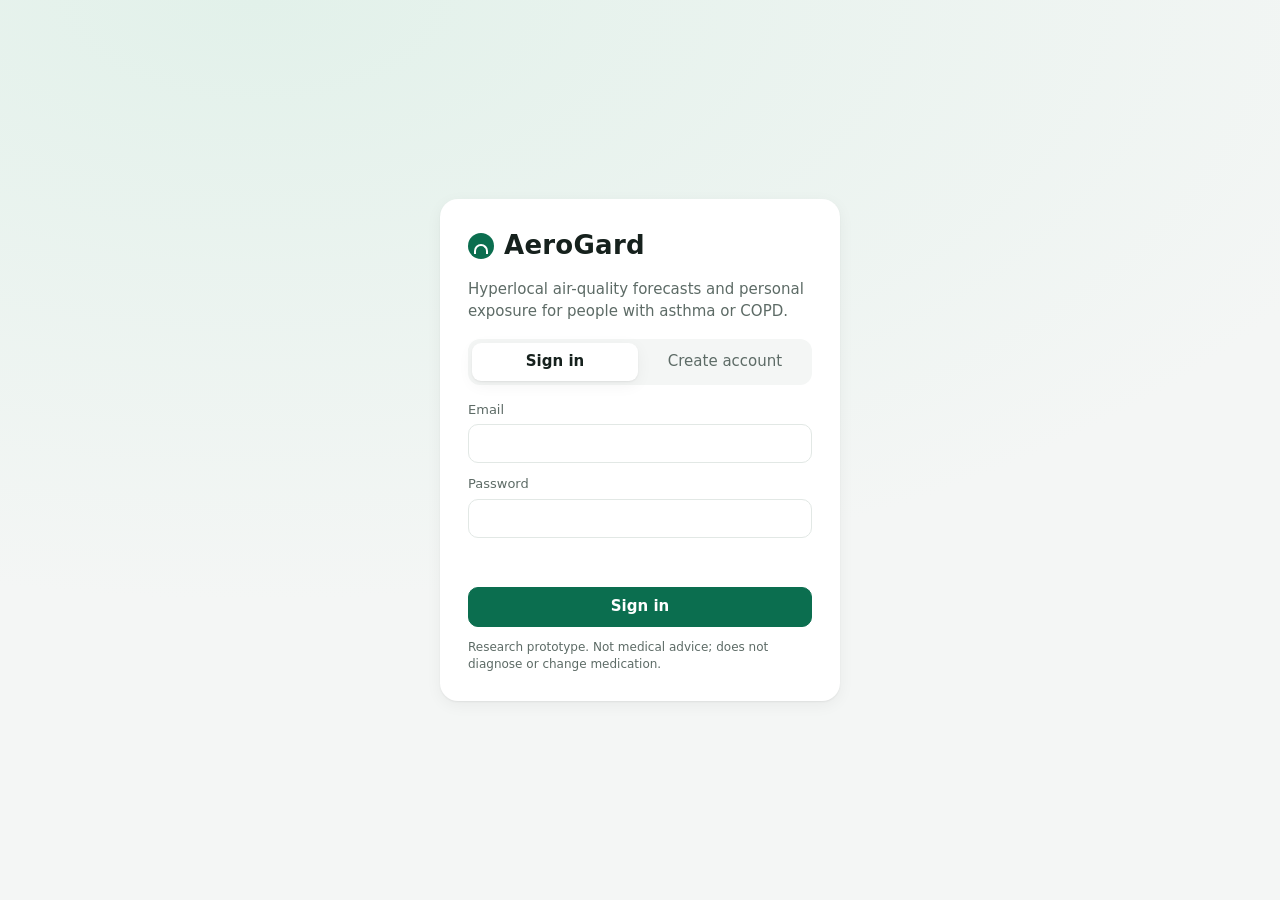
<file: backend/app/static/index.html>
<!doctype html>
<html lang="en">
<head>
  <meta charset="utf-8">
  <meta name="viewport" content="width=device-width, initial-scale=1">
  <title>AeroGard</title>
  <link rel="icon" href="data:image/svg+xml,%3Csvg xmlns='http://www.w3.org/2000/svg' viewBox='0 0 32 32'%3E%3Ccircle cx='16' cy='16' r='14' fill='%230b6e4f'/%3E%3Cpath d='M8 19c3-6 13-6 16 0' stroke='white' stroke-width='3' fill='none' stroke-linecap='round'/%3E%3C/svg%3E">
  <link rel="stylesheet" href="vendor/leaflet/leaflet.css">
  <link rel="stylesheet" href="styles.css">
</head>
<body>
  <!-- ======================= Sign in ======================= -->
  <main id="auth-view" class="auth" hidden>
    <section class="auth-card">
      <div class="brand brand-lg"><span class="logo" aria-hidden="true"></span>AeroGard</div>
      <p class="muted">Hyperlocal air-quality forecasts and personal exposure for people with asthma or COPD.</p>
      <div class="tabs" role="tablist">
        <button class="tab active" data-mode="login" role="tab">Sign in</button>
        <button class="tab" data-mode="register" role="tab">Create account</button>
      </div>
      <form id="auth-form" novalidate>
        <label>Email <input id="auth-email" type="email" autocomplete="email" required></label>
        <label>Password <input id="auth-password" type="password" autocomplete="current-password" minlength="8" required></label>
        <p id="auth-error" class="error" role="alert"></p>
        <button id="auth-submit" class="btn primary" type="submit">Sign in</button>
      </form>
      <p class="fineprint">Research prototype. Not medical advice; does not diagnose or change medication.</p>
    </section>
  </main>

  <!-- ======================= App ======================= -->
  <div id="app-view" hidden>
    <header class="topbar">
      <div class="brand"><span class="logo" aria-hidden="true"></span>AeroGard</div>
      <div class="controls">
        <label class="ctl">Location
          <select id="loc-select"></select>
        </label>
        <label class="ctl">As of
          <select id="time-select">
            <option value="2026-09-21T16:00:00Z">21 Sep 2026, 21:30 IST (latest data)</option>
            <option value="2026-09-21T04:30:00Z">21 Sep 2026, 10:00 IST (morning)</option>
            <option value="2026-02-10T02:30:00Z">10 Feb 2026, 08:00 IST (dry season)</option>
            <option value="2026-06-30T06:00:00Z">30 Jun 2026, 11:30 IST (high-risk demo: demo2)</option>
            <option value="live">Live (now)</option>
          </select>
        </label>
        <button id="refresh" class="btn ghost" title="Refresh">Refresh</button>
      </div>
      <div class="user">
        <span id="user-email" class="muted"></span>
        <button id="logout" class="btn ghost">Sign out</button>
      </div>
    </header>

    <div id="banner" class="banner" hidden></div>

    <main class="grid">
      <!-- Today for you: rule-based guidance -->
      <section class="card today" id="today">
        <div class="card-head">
          <h2>Today for you</h2>
          <span id="today-place" class="muted small"></span>
        </div>
        <div id="today-body" class="today-body"><span class="muted">Loading guidance…</span></div>
      </section>

      <!-- Hero: current PM2.5 -->
      <section class="card hero" id="hero">
        <div class="card-head">
          <h2>Air quality now</h2>
          <span id="hero-place" class="muted"></span>
        </div>
        <div class="hero-body">
          <div class="hero-value">
            <span id="hero-num" class="num">—</span>
            <span class="unit">µg/m³ PM<sub>2.5</sub></span>
          </div>
          <div class="hero-band">
            <span id="hero-band" class="band">—</span>
            <span id="hero-meta" class="muted small"></span>
          </div>
        </div>
        <div id="pollutants" class="pollutants"></div>
        <p class="fineprint">Estimated from nearby CPCB/KSPCB reference monitors, not a measurement at this spot. Bands follow India’s NAQI breakpoints (24-hour basis) and are indicative for hourly values.</p>
      </section>

      <!-- Map -->
      <section class="card map-card">
        <div class="card-head">
          <h2 id="map-title">Monitoring stations</h2>
          <div class="seg" id="map-mode">
            <button data-mode="stations" class="active">Stations</button>
            <button data-mode="city">Bengaluru map</button>
          </div>
        </div>
        <div id="city-controls" class="city-controls" hidden>
          <select id="city-pollutant" aria-label="Pollutant"><option value="pm25">PM2.5</option><option value="pm10">PM10</option><option value="o3">O3</option></select>
          <input id="city-hour" type="range" min="0" max="24" value="0" aria-label="Hours ahead">
          <span id="city-hour-label" class="small">Now</span>
        </div>
        <div id="map" role="application" aria-label="Map of monitoring stations"></div>
        <div id="city-legend" class="legend" hidden></div>
        <p class="muted small map-hint">Click the map to check a spot, or save it as your home or work.</p>
        <div id="contrib" class="contrib"></div>
      </section>

      <!-- Forecast -->
      <section class="card forecast-card">
        <div class="card-head">
          <h2>Next 24 hours</h2>
          <div class="seg" id="pollutant-seg">
            <button data-p="pm25" class="active">PM<sub>2.5</sub></button>
            <button data-p="pm10">PM<sub>10</sub></button>
            <button data-p="no2">NO<sub>2</sub></button>
            <button data-p="o3">O<sub>3</sub></button>
          </div>
        </div>
        <div class="chart-wrap"><canvas id="forecast-chart" aria-label="24 hour forecast chart"></canvas></div>
        <div id="forecast-meta" class="muted small"></div>
      </section>

      <!-- Exposure -->
      <section class="card exposure-card">
        <div class="card-head">
          <h2>My exposure (last 24 h)</h2>
          <button id="simulate" class="btn">Simulate my day</button>
        </div>
        <div id="exposure-summary" class="stats"></div>
        <div class="chart-wrap"><canvas id="exposure-chart" aria-label="Exposure chart"></canvas></div>
        <p class="fineprint">Exposure = outdoor air at your location × a factor for where you are (home 0.8, office 0.6, traffic 1.3 for PM<sub>2.5</sub>). An estimate, not a personal sensor. Hours without a recent location stay empty.</p>
      </section>

      <!-- Risk (Phase 4–5) -->
      <section class="card risk-card">
        <div class="card-head"><h2>Personal respiratory risk</h2><span class="pill">Next 24 h</span></div>
        <div id="risk-body" class="risk-body"><span class="muted">Loading…</span></div>
        <div class="alerts-head"><h3>Alerts</h3><span id="alerts-count" class="muted small"></span></div>
        <div id="alerts-list" class="alerts-list"></div>
      </section>

      <!-- Profile -->
      <section class="card profile-card">
        <div class="card-head"><h2>My profile</h2><span id="profile-status" class="pill"></span></div>
        <form id="profile-form" class="profile">
          <label>Condition
            <select name="disease_type"><option value="">—</option><option value="asthma">Asthma</option><option value="copd">COPD</option></select>
          </label>
          <label>Severity
            <select name="severity"><option value="">—</option><option value="mild">Mild</option><option value="moderate">Moderate</option><option value="severe">Severe</option><option value="very_severe">Very severe</option></select>
          </label>
          <label>Age <input name="age" type="number" min="0" max="120"></label>
          <label>Sex
            <select name="sex"><option value="">—</option><option value="female">Female</option><option value="male">Male</option><option value="other">Other</option><option value="prefer_not_to_say">Prefer not to say</option></select>
          </label>
          <div class="places">
            <div class="place"><span class="k">Home</span><span id="home-label" class="muted">Not set</span><button type="button" class="btn ghost small-btn" data-set="home">Set to selected location</button></div>
            <div class="place"><span class="k">Work</span><span id="work-label" class="muted">Not set</span><button type="button" class="btn ghost small-btn" data-set="work">Set to selected location</button></div>
          </div>
          <label class="check"><input name="consent" type="checkbox"> I consent to AeroGard storing my location to estimate exposure.</label>
          <button class="btn primary" type="submit">Save profile</button>
        </form>
      </section>
    </main>
    <footer class="foot muted small">AeroGard research prototype · data: CPCB/KSPCB via OpenAQ, ERA5 via Open-Meteo · not medical advice</footer>
  </div>

  <div id="toast" class="toast" role="status" hidden></div>

  <script src="vendor/chart.umd.min.js"></script>
  <script src="vendor/leaflet/leaflet.js"></script>
  <script src="app.js"></script>
</body>
</html>
</file>
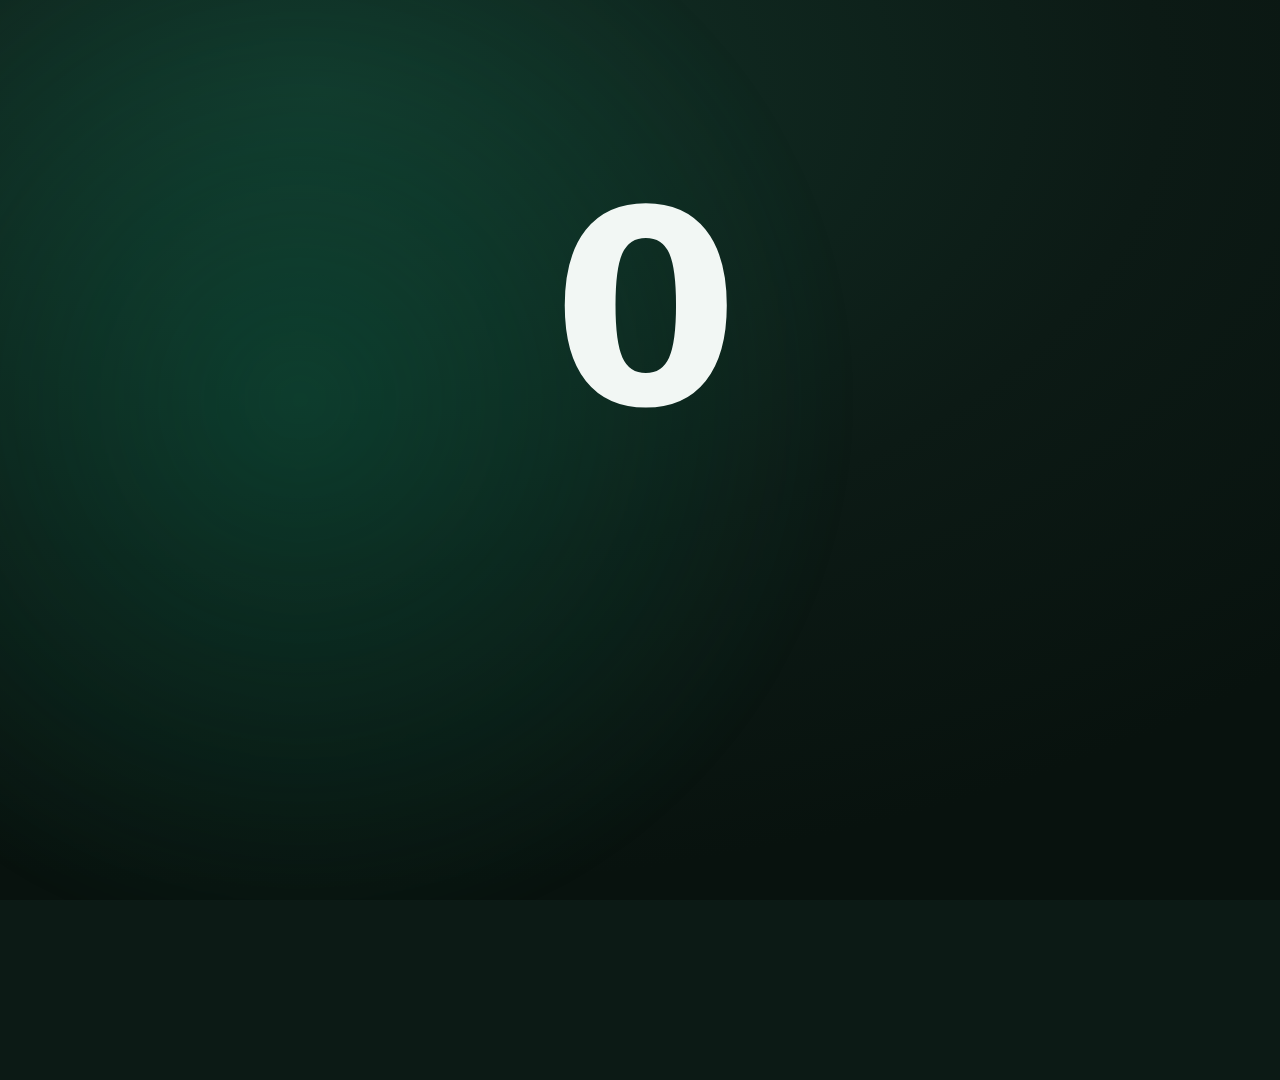
<file: brag-output/work/video.html>
<!doctype html>
<html lang="en">
<head>
<meta charset="utf-8">
<link rel="stylesheet" href="styles.css">
<style>
  html, body { margin: 0; width: 1920px; height: 1080px; overflow: hidden; }
  body { background: #0c1a15; }
  #stage { position: absolute; inset: 0; overflow: hidden;
    background: radial-gradient(1400px 800px at 25% 10%, #123328 0%, #0c1a15 60%, #08120e 100%); }
  .glow { position: absolute; width: 1200px; height: 1200px; border-radius: 50%;
    background: radial-gradient(circle, rgba(11,110,79,.35), transparent 65%); filter: blur(10px); }
  .scene { position: absolute; inset: 0; opacity: 0; }
  .center { display: flex; flex-direction: column; align-items: center; justify-content: center; text-align: center; }
  .eyebrow { color: #8fb8a8; font-size: 34px; font-weight: 600; letter-spacing: .08em; text-transform: uppercase; }
  .white { color: #f2f7f4; }
  .big { font-size: 300px; font-weight: 700; letter-spacing: -.04em; line-height: .95; color: #f2f7f4; font-variant-numeric: tabular-nums; }
  .vunit { font-size: 52px; color: #9fbfb2; font-weight: 500; margin-top: 4px; }
  .line { font-size: 76px; font-weight: 650; letter-spacing: -.015em; color: #f2f7f4; line-height: 1.12; }
  .line em { font-style: normal; color: #ff9d2e; }
  .sub { font-size: 46px; color: #b8d3c8; font-weight: 450; line-height: 1.3; }
  .vpill { display: inline-block; font-size: 58px; font-weight: 700; color: #fff; padding: 14px 44px; border-radius: 999px; position: relative; }
  .strike { position: absolute; left: -6%; top: 50%; height: 8px; background: #f2f7f4; border-radius: 4px; }
  .caption { position: absolute; left: 130px; top: 50%; width: 600px; transform: translateY(-50%); }
  .caption .line { font-size: 74px; }
  .caption .sub { margin-top: 26px; font-size: 38px; }
  .cardwrap { position: absolute; right: 110px; top: 50%; width: 620px; transform-origin: right center; }
  .card { box-shadow: 0 30px 80px rgba(0,0,0,.45), 0 4px 16px rgba(0,0,0,.25); }
  .brandbig { display: flex; align-items: center; gap: 34px; font-size: 150px; font-weight: 700; color: #f2f7f4; letter-spacing: -.02em; }
  .brandbig .logo { width: 150px; height: 150px; }
  .brandbig .logo::after { left: 35px; right: 35px; top: 64px; height: 46px; border-width: 14px; border-radius: 60px 60px 0 0; }
  .cursor { position: absolute; width: 44px; height: 44px; z-index: 50; pointer-events: none; }
  .ring { position: absolute; width: 80px; height: 80px; border-radius: 50%; border: 4px solid #0b6e4f; z-index: 49; }
  .fine { font-size: 28px; color: #7fa596; margin-top: 46px; letter-spacing: .02em; }
  .alert-item .btn { font-size: 13px; }
  .toastbar { display: flex; align-items: center; gap: 14px; background: #16211d; color: #fff; padding: 14px 18px; border-radius: 14px; font-size: 15px; margin-bottom: 14px; box-shadow: 0 20px 60px rgba(0,0,0,.45); }
  .toastbar .logo { width: 30px; height: 30px; }
  .toastbar .t { font-size: 12px; color: #9fbfb2; }
</style>
</head>
<body>
<div id="stage">
  <div class="glow" id="glow"></div>

  <!-- 1 hook -->
  <section class="scene center" id="s1">
    <div class="eyebrow" id="s1e">29 June · 11:30 IST · Bengaluru</div>
    <div class="big" id="s1n" style="margin-top:30px">0</div>
    <div class="vunit" id="s1u">µg/m³ PM<sub>10</sub> outside</div>
    <div style="margin-top:56px"><span class="vpill" id="s1p" style="background:#f2c200;color:#3a2d00">Moderate<span class="strike" id="s1x"></span></span></div>
    <div class="sub" id="s1c" style="margin-top:44px">The air index says: Moderate.</div>
  </section>

  <!-- 2 turn -->
  <section class="scene center" id="s2">
    <div style="display:flex;gap:40px;align-items:center">
      <span class="vpill" id="s2a" style="background:#f2c200;color:#3a2d00">Moderate<span class="strike" id="s2x"></span></span>
      <span class="vpill rlevel High" id="s2b" style="font-size:96px;padding:22px 70px">High</span>
    </div>
    <div class="line" id="s2l" style="margin-top:80px">For a very severe asthmatic,<br>it’s a <em>High-risk</em> day.</div>
  </section>

  <!-- 3 reveal -->
  <section class="scene center" id="s3">
    <div class="brandbig" id="s3b"><span class="logo" id="s3logo"></span><span id="s3w">AeroGard</span></div>
    <div class="sub" id="s3s" style="margin-top:50px;font-size:52px">Hyperlocal air + personal risk alerts<br>for asthma &amp; COPD.</div>
  </section>

  <!-- 4 hyperlocal -->
  <section class="scene" id="s4">
    <div class="caption" id="s4c"><div class="line">Air estimated for your exact spot.</div>
      <div class="sub">Blended from nearby CPCB/KSPCB reference monitors.</div></div>
    <div class="cardwrap" id="s4w">
      <section class="card hero">
        <div class="card-head"><h2>Air quality now</h2><span class="muted">Home</span></div>
        <div class="hero-body">
          <div class="hero-value"><span class="num" id="s4n">105</span><span class="unit">µg/m³ PM<sub>10</sub></span></div>
          <div class="hero-band"><span class="band" id="s4band" style="background:var(--moderate)">Moderate</span>
            <span class="muted small">nearest station 7.3 km · data 30 min old</span></div>
        </div>
        <div class="pollutants" id="chips">
          <div class="pchip"><div class="name">PM<sub>2.5</sub></div><div class="val"><small>unavailable</small></div><div class="note">No fresh reading nearby</div></div>
          <div class="pchip"><span class="dot" style="background:var(--moderate)"></span><div class="name">PM<sub>10</sub></div><div class="val">105.0 <small>µg/m³</small></div><div class="note">Moderate</div></div>
          <div class="pchip"><div class="name">NO<sub>2</sub></div><div class="val">45.9 <small>µg/m³</small></div><div class="note">units unverified</div></div>
          <div class="pchip"><div class="name">O<sub>3</sub></div><div class="val"><small>unavailable</small></div><div class="note">No fresh reading nearby</div></div>
          <div class="pchip"><div class="name">SO<sub>2</sub></div><div class="val">21.6 <small>µg/m³</small></div><div class="note">units unverified</div></div>
          <div class="pchip"><span class="dot" style="background:var(--satisfactory)"></span><div class="name">CO</div><div class="val">1.28 <small>mg/m³</small></div><div class="note">Satisfactory</div></div>
        </div>
        <p class="fineprint">Estimated from nearby CPCB/KSPCB reference monitors, not a measurement at this spot.</p>
      </section>
    </div>
  </section>

  <!-- 5 risk -->
  <section class="scene" id="s5">
    <div class="caption" id="s5c"><div class="line">Your 24-hour risk. And why.</div>
      <div class="sub">Calibrated per person, explained factor by factor.</div></div>
    <div class="cardwrap" id="s5w">
      <section class="card risk-card">
        <div class="card-head"><h2>Personal respiratory risk</h2><span class="pill">Next 24 h</span></div>
        <div class="risk-body">
          <div class="risk-top">
            <span class="rlevel High" id="s5lvl">High</span>
            <span class="risk-pct"><span id="s5pct">0.0</span>%<small>estimated chance of a flare-up starting in the next 24 h</small></span>
          </div>
          <div><div class="small muted" style="margin-bottom:6px">Main contributing factors</div>
            <div class="factors" id="factors"></div></div>
        </div>
      </section>
    </div>
  </section>

  <!-- 6 alert -->
  <section class="scene" id="s6">
    <div class="caption" id="s6c"><div class="line">One alert, when it counts.</div>
      <div class="sub">Raised once at High, not every hour.</div></div>
    <div class="cardwrap" id="s6w">
      <div class="toastbar" id="s6t"><span class="logo"></span><div><b>AeroGard</b><div class="t">Respiratory risk alert</div></div></div>
      <section class="card risk-card" id="s6card">
        <div class="alerts-head" style="margin-top:0;border-top:0;padding-top:0"><h3>Alerts</h3><span class="muted small" id="s6count">1 awaiting acknowledgement</span></div>
        <div class="alerts-list">
          <div class="alert-item open" id="s6item"><div>Your estimated respiratory risk for the next 24 hours is High (5.1%).
            <div class="when">29 Jun, 05:00 am IST · until 30 Jun, 05:00 am</div></div>
            <span id="s6act" style="display:inline-block;min-width:118px;text-align:right"><button class="btn ghost small-btn" id="s6btn">Acknowledge</button></span></div>
        </div>
      </section>
    </div>
    <div class="ring" id="ring"></div>
    <svg class="cursor" id="cursor" viewBox="0 0 24 24"><path d="M4 2l15 9-6.5 1.6L16 20l-3 1.5-3.4-7.3L4 19z" fill="#fff" stroke="#16211d" stroke-width="1.4" stroke-linejoin="round"/></svg>
  </section>

  <!-- 7 outro -->
  <section class="scene center" id="s7">
    <div class="brandbig" id="s7b"><span class="logo"></span>AeroGard</div>
    <div class="line" id="s7l" style="margin-top:44px;font-size:72px">Forecast the air. <span style="color:#5fd3a4">Warn the person.</span></div>
    <div class="fine" id="s7f">Research prototype · risk model trained on a synthetic cohort · not medical advice</div>
  </section>
</div>

<script>
const FACTORS = [
  ["Recent symptom scores", 0.857927, false],
  ["Recent flare-ups", 0.353097, false],
  ["Your own flare-up history (personalisation)", 0.135381, false],
  ["Wearable readings (SpO₂, heart rate, steps, sleep)", 0.117332, true],
  ["Estimated PM10 exposure", 0.116632, false],
];
document.getElementById("factors").innerHTML = FACTORS.map(([l, c, m], i) =>
  `<div class="factor"><div>${l}${m ? ' <span class="tag">(not recorded recently)</span>' : ""}
   <div class="track"><div class="fill up" id="f${i}" style="width:0%"></div></div></div><span class="tag">raised it</span></div>`).join("");

const $ = (id) => document.getElementById(id);
const clamp = (x, a = 0, b = 1) => Math.min(b, Math.max(a, x));
const seg = (t, a, b) => clamp((t - a) / (b - a));
const eo = (x) => 1 - Math.pow(1 - x, 3);
const eio = (x) => (x < .5 ? 4 * x * x * x : 1 - Math.pow(-2 * x + 2, 3) / 2);
const back = (x) => { const c = 1.70158, d = c + 1; return 1 + d * Math.pow(x - 1, 3) + c * Math.pow(x - 1, 2); };
const lerp = (a, b, x) => a + (b - a) * x;
function show(el, p, dy = 30, sc = 1) { // p: 0..1 appear progress
  el.style.opacity = p; el.style.transform = `translateY(${(1 - p) * dy}px) scale(${lerp(sc, 1, p)})`;
}
// scene envelope: fade in over [a, a+i], out over [b-o, b]
function env(t, a, b, i = .3, o = .25) { return Math.min(seg(t, a, a + i), 1 - seg(t, b - o, b)); }

const SC = [["s1", 0, 3], ["s2", 3, 6], ["s3", 6, 9], ["s4", 9, 12], ["s5", 12, 16], ["s6", 16, 18.5], ["s7", 18.5, 21.2]];

window.render = function (t) {
  for (const [id, a, b] of SC) {
    const e = (t >= a - .01 && t < b) ? (id === "s1" ? 1 - seg(t, b - .25, b) : env(t, a, b, .25, id === "s7" ? .4 : .25)) : 0;
    $(id).style.opacity = e;
    $(id).style.visibility = e > 0 ? "visible" : "hidden";
  }
  // background glow drifts slowly
  $("glow").style.transform = `translate(${lerp(-300, 900, t / 21)}px, ${-200 + 120 * Math.sin(t * .4)}px)`;

  // 1 hook
  show($("s1e"), eo(seg(t, .05, .45)), 20);
  const n = eo(seg(t, .15, 1.0));
  $("s1n").textContent = Math.round(105 * n);
  $("s1n").style.transform = `scale(${lerp(.9, 1, n)})`;
  show($("s1u"), eo(seg(t, .5, .9)), 20);
  show($("s1p"), back(seg(t, 1.0, 1.35)), 0, .6);
  show($("s1c"), eo(seg(t, 1.25, 1.6)), 24);
  $("s1x").style.width = "0";
  // 2 turn
  show($("s2a"), 1, 0);
  $("s2a").style.opacity = lerp(1, .45, eo(seg(t, 3.3, 3.6)));
  $("s2x").style.width = `${112 * eo(seg(t, 3.25, 3.5))}%`;
  show($("s2b"), back(seg(t, 3.5, 3.85)), 0, .4);
  show($("s2l"), eo(seg(t, 3.75, 4.15)), 36);
  // 3 reveal
  const r = back(seg(t, 6.0, 6.45));
  $("s3logo").style.transform = `scale(${r}) rotate(${(1 - r) * -90}deg)`;
  show($("s3w"), eo(seg(t, 6.15, 6.5)), 0);
  $("s3w").style.transform = `translateX(${(1 - eo(seg(t, 6.15, 6.5))) * -40}px)`;
  show($("s3s"), eo(seg(t, 6.5, 6.9)), 30);
  // 4 hyperlocal
  show($("s4c"), eo(seg(t, 9.0, 9.4)), 30);
  $("s4c").style.transform += " translateY(-50%)";
  const w4 = eo(seg(t, 9.1, 9.55));
  $("s4w").style.opacity = w4;
  $("s4w").style.transform = `translateY(-50%) translateX(${(1 - w4) * 120}px) scale(1.5)`;
  $("s4n").textContent = Math.round(105 * eo(seg(t, 9.3, 10.0)));
  [...$("chips").children].forEach((c, i) => show(c, back(seg(t, 9.9 + i * .25, 10.2 + i * .25)), 14, .8));
  // 5 risk
  show($("s5c"), eo(seg(t, 12.0, 12.4)), 30);
  $("s5c").style.transform += " translateY(-50%)";
  const w5 = eo(seg(t, 12.1, 12.55));
  $("s5w").style.opacity = w5;
  $("s5w").style.transform = `translateY(-50%) translateX(${(1 - w5) * 120}px) scale(1.5)`;
  show($("s5lvl"), back(seg(t, 12.5, 12.8)), 0, .5);
  $("s5pct").textContent = (5.6 * eo(seg(t, 12.5, 13.4))).toFixed(1);
  FACTORS.forEach(([, c], i) => { $("f" + i).style.width = `${(50 * c / 0.857927) * eo(seg(t, 13.0 + i * .25, 13.6 + i * .25))}%`; });
  // 6 alert
  show($("s6c"), eo(seg(t, 16.0, 16.4)), 30);
  $("s6c").style.transform += " translateY(-50%)";
  const w6 = eo(seg(t, 16.0, 16.4));
  $("s6w").style.opacity = w6;
  $("s6w").style.transform = `translateY(-50%) scale(1.5)`;
  const tb = back(seg(t, 16.0, 16.35));
  $("s6t").style.opacity = clamp(tb); $("s6t").style.transform = `translateY(${(1 - tb) * -60}px)`;
  show($("s6card"), eo(seg(t, 16.2, 16.55)), 30);
  // cursor path to the button, click at 17.5
  const btn = $("s6act").getBoundingClientRect();
  const bx = btn.left + btn.width * .5, by = btn.top + btn.height * .6;
  const cp = eio(seg(t, 16.5, 17.4));
  const away = eio(seg(t, 17.7, 18.2));
  const cx = lerp(1100, bx, cp) + 70 * away, cy = lerp(1000, by, cp) + 90 * away;
  const press = t >= 17.5 && t < 17.62 ? .85 : 1;
  $("cursor").style.opacity = seg(t, 16.45, 16.6) * (1 - seg(t, 18.0, 18.25));
  $("cursor").style.transform = `translate(${cx - 6}px, ${cy - 4}px) scale(${press})`;
  const rp = seg(t, 17.5, 17.95);
  $("ring").style.opacity = rp > 0 && rp < 1 ? (1 - rp) * .9 : 0;
  $("ring").style.transform = `translate(${bx - 40}px, ${by - 40}px) scale(${lerp(.3, 1.4, eo(rp))})`;
  const acked = t >= 17.5;
  $("s6act").innerHTML = acked ? '<span class="state" style="color:#0b6e4f">✓ acknowledged</span>' : '<button class="btn ghost small-btn" id="s6btn">Acknowledge</button>';
  if (!acked) $("s6btn").style.background = t > 17.3 ? "#e5f2ec" : "transparent";
  $("s6item").classList.toggle("open", !acked);
  $("s6count").textContent = acked ? "0 awaiting acknowledgement" : "1 awaiting acknowledgement";
  // 7 outro
  const o = back(seg(t, 18.5, 18.95));
  $("s7b").style.opacity = clamp(o * 1.2); $("s7b").style.transform = `scale(${lerp(.85, 1, o)})`;
  show($("s7l"), eo(seg(t, 18.85, 19.25)), 30);
  show($("s7f"), eo(seg(t, 19.2, 19.6)), 16);
};
window.ready = document.fonts.ready.then(() => { render(0); return true; });
</script>
</body>
</html>
</file>
<file: backend/app/static/vendor/leaflet/leaflet.css>
/* required styles */

.leaflet-pane,
.leaflet-tile,
.leaflet-marker-icon,
.leaflet-marker-shadow,
.leaflet-tile-container,
.leaflet-pane > svg,
.leaflet-pane > canvas,
.leaflet-zoom-box,
.leaflet-image-layer,
.leaflet-layer {
	position: absolute;
	left: 0;
	top: 0;
	}
.leaflet-container {
	overflow: hidden;
	}
.leaflet-tile,
.leaflet-marker-icon,
.leaflet-marker-shadow {
	-webkit-user-select: none;
	   -moz-user-select: none;
	        user-select: none;
	  -webkit-user-drag: none;
	}
/* Prevents IE11 from highlighting tiles in blue */
.leaflet-tile::selection {
	background: transparent;
}
/* Safari renders non-retina tile on retina better with this, but Chrome is worse */
.leaflet-safari .leaflet-tile {
	image-rendering: -webkit-optimize-contrast;
	}
/* hack that prevents hw layers "stretching" when loading new tiles */
.leaflet-safari .leaflet-tile-container {
	width: 1600px;
	height: 1600px;
	-webkit-transform-origin: 0 0;
	}
.leaflet-marker-icon,
.leaflet-marker-shadow {
	display: block;
	}
/* .leaflet-container svg: reset svg max-width decleration shipped in Joomla! (joomla.org) 3.x */
/* .leaflet-container img: map is broken in FF if you have max-width: 100% on tiles */
.leaflet-container .leaflet-overlay-pane svg {
	max-width: none !important;
	max-height: none !important;
	}
.leaflet-container .leaflet-marker-pane img,
.leaflet-container .leaflet-shadow-pane img,
.leaflet-container .leaflet-tile-pane img,
.leaflet-container img.leaflet-image-layer,
.leaflet-container .leaflet-tile {
	max-width: none !important;
	max-height: none !important;
	width: auto;
	padding: 0;
	}

.leaflet-container img.leaflet-tile {
	/* See: https://bugs.chromium.org/p/chromium/issues/detail?id=600120 */
	mix-blend-mode: plus-lighter;
}

.leaflet-container.leaflet-touch-zoom {
	-ms-touch-action: pan-x pan-y;
	touch-action: pan-x pan-y;
	}
.leaflet-container.leaflet-touch-drag {
	-ms-touch-action: pinch-zoom;
	/* Fallback for FF which doesn't support pinch-zoom */
	touch-action: none;
	touch-action: pinch-zoom;
}
.leaflet-container.leaflet-touch-drag.leaflet-touch-zoom {
	-ms-touch-action: none;
	touch-action: none;
}
.leaflet-container {
	-webkit-tap-highlight-color: transparent;
}
.leaflet-container a {
	-webkit-tap-highlight-color: rgba(51, 181, 229, 0.4);
}
.leaflet-tile {
	filter: inherit;
	visibility: hidden;
	}
.leaflet-tile-loaded {
	visibility: inherit;
	}
.leaflet-zoom-box {
	width: 0;
	height: 0;
	-moz-box-sizing: border-box;
	     box-sizing: border-box;
	z-index: 800;
	}
/* workaround for https://bugzilla.mozilla.org/show_bug.cgi?id=888319 */
.leaflet-overlay-pane svg {
	-moz-user-select: none;
	}

.leaflet-pane         { z-index: 400; }

.leaflet-tile-pane    { z-index: 200; }
.leaflet-overlay-pane { z-index: 400; }
.leaflet-shadow-pane  { z-index: 500; }
.leaflet-marker-pane  { z-index: 600; }
.leaflet-tooltip-pane   { z-index: 650; }
.leaflet-popup-pane   { z-index: 700; }

.leaflet-map-pane canvas { z-index: 100; }
.leaflet-map-pane svg    { z-index: 200; }

.leaflet-vml-shape {
	width: 1px;
	height: 1px;
	}
.lvml {
	behavior: url(#default#VML);
	display: inline-block;
	position: absolute;
	}


/* control positioning */

.leaflet-control {
	position: relative;
	z-index: 800;
	pointer-events: visiblePainted; /* IE 9-10 doesn't have auto */
	pointer-events: auto;
	}
.leaflet-top,
.leaflet-bottom {
	position: absolute;
	z-index: 1000;
	pointer-events: none;
	}
.leaflet-top {
	top: 0;
	}
.leaflet-right {
	right: 0;
	}
.leaflet-bottom {
	bottom: 0;
	}
.leaflet-left {
	left: 0;
	}
.leaflet-control {
	float: left;
	clear: both;
	}
.leaflet-right .leaflet-control {
	float: right;
	}
.leaflet-top .leaflet-control {
	margin-top: 10px;
	}
.leaflet-bottom .leaflet-control {
	margin-bottom: 10px;
	}
.leaflet-left .leaflet-control {
	margin-left: 10px;
	}
.leaflet-right .leaflet-control {
	margin-right: 10px;
	}


/* zoom and fade animations */

.leaflet-fade-anim .leaflet-popup {
	opacity: 0;
	-webkit-transition: opacity 0.2s linear;
	   -moz-transition: opacity 0.2s linear;
	        transition: opacity 0.2s linear;
	}
.leaflet-fade-anim .leaflet-map-pane .leaflet-popup {
	opacity: 1;
	}
.leaflet-zoom-animated {
	-webkit-transform-origin: 0 0;
	    -ms-transform-origin: 0 0;
	        transform-origin: 0 0;
	}
svg.leaflet-zoom-animated {
	will-change: transform;
}

.leaflet-zoom-anim .leaflet-zoom-animated {
	-webkit-transition: -webkit-transform 0.25s cubic-bezier(0,0,0.25,1);
	   -moz-transition:    -moz-transform 0.25s cubic-bezier(0,0,0.25,1);
	        transition:         transform 0.25s cubic-bezier(0,0,0.25,1);
	}
.leaflet-zoom-anim .leaflet-tile,
.leaflet-pan-anim .leaflet-tile {
	-webkit-transition: none;
	   -moz-transition: none;
	        transition: none;
	}

.leaflet-zoom-anim .leaflet-zoom-hide {
	visibility: hidden;
	}


/* cursors */

.leaflet-interactive {
	cursor: pointer;
	}
.leaflet-grab {
	cursor: -webkit-grab;
	cursor:    -moz-grab;
	cursor:         grab;
	}
.leaflet-crosshair,
.leaflet-crosshair .leaflet-interactive {
	cursor: crosshair;
	}
.leaflet-popup-pane,
.leaflet-control {
	cursor: auto;
	}
.leaflet-dragging .leaflet-grab,
.leaflet-dragging .leaflet-grab .leaflet-interactive,
.leaflet-dragging .leaflet-marker-draggable {
	cursor: move;
	cursor: -webkit-grabbing;
	cursor:    -moz-grabbing;
	cursor:         grabbing;
	}

/* marker & overlays interactivity */
.leaflet-marker-icon,
.leaflet-marker-shadow,
.leaflet-image-layer,
.leaflet-pane > svg path,
.leaflet-tile-container {
	pointer-events: none;
	}

.leaflet-marker-icon.leaflet-interactive,
.leaflet-image-layer.leaflet-interactive,
.leaflet-pane > svg path.leaflet-interactive,
svg.leaflet-image-layer.leaflet-interactive path {
	pointer-events: visiblePainted; /* IE 9-10 doesn't have auto */
	pointer-events: auto;
	}

/* visual tweaks */

.leaflet-container {
	background: #ddd;
	outline-offset: 1px;
	}
.leaflet-container a {
	color: #0078A8;
	}
.leaflet-zoom-box {
	border: 2px dotted #38f;
	background: rgba(255,255,255,0.5);
	}


/* general typography */
.leaflet-container {
	font-family: "Helvetica Neue", Arial, Helvetica, sans-serif;
	font-size: 12px;
	font-size: 0.75rem;
	line-height: 1.5;
	}


/* general toolbar styles */

.leaflet-bar {
	box-shadow: 0 1px 5px rgba(0,0,0,0.65);
	border-radius: 4px;
	}
.leaflet-bar a {
	background-color: #fff;
	border-bottom: 1px solid #ccc;
	width: 26px;
	height: 26px;
	line-height: 26px;
	display: block;
	text-align: center;
	text-decoration: none;
	color: black;
	}
.leaflet-bar a,
.leaflet-control-layers-toggle {
	background-position: 50% 50%;
	background-repeat: no-repeat;
	display: block;
	}
.leaflet-bar a:hover,
.leaflet-bar a:focus {
	background-color: #f4f4f4;
	}
.leaflet-bar a:first-child {
	border-top-left-radius: 4px;
	border-top-right-radius: 4px;
	}
.leaflet-bar a:last-child {
	border-bottom-left-radius: 4px;
	border-bottom-right-radius: 4px;
	border-bottom: none;
	}
.leaflet-bar a.leaflet-disabled {
	cursor: default;
	background-color: #f4f4f4;
	color: #bbb;
	}

.leaflet-touch .leaflet-bar a {
	width: 30px;
	height: 30px;
	line-height: 30px;
	}
.leaflet-touch .leaflet-bar a:first-child {
	border-top-left-radius: 2px;
	border-top-right-radius: 2px;
	}
.leaflet-touch .leaflet-bar a:last-child {
	border-bottom-left-radius: 2px;
	border-bottom-right-radius: 2px;
	}

/* zoom control */

.leaflet-control-zoom-in,
.leaflet-control-zoom-out {
	font: bold 18px 'Lucida Console', Monaco, monospace;
	text-indent: 1px;
	}

.leaflet-touch .leaflet-control-zoom-in, .leaflet-touch .leaflet-control-zoom-out  {
	font-size: 22px;
	}


/* layers control */

.leaflet-control-layers {
	box-shadow: 0 1px 5px rgba(0,0,0,0.4);
	background: #fff;
	border-radius: 5px;
	}
.leaflet-control-layers-toggle {
	background-image: url(images/layers.png);
	width: 36px;
	height: 36px;
	}
.leaflet-retina .leaflet-control-layers-toggle {
	background-image: url(images/layers-2x.png);
	background-size: 26px 26px;
	}
.leaflet-touch .leaflet-control-layers-toggle {
	width: 44px;
	height: 44px;
	}
.leaflet-control-layers .leaflet-control-layers-list,
.leaflet-control-layers-expanded .leaflet-control-layers-toggle {
	display: none;
	}
.leaflet-control-layers-expanded .leaflet-control-layers-list {
	display: block;
	position: relative;
	}
.leaflet-control-layers-expanded {
	padding: 6px 10px 6px 6px;
	color: #333;
	background: #fff;
	}
.leaflet-control-layers-scrollbar {
	overflow-y: scroll;
	overflow-x: hidden;
	padding-right: 5px;
	}
.leaflet-control-layers-selector {
	margin-top: 2px;
	position: relative;
	top: 1px;
	}
.leaflet-control-layers label {
	display: block;
	font-size: 13px;
	font-size: 1.08333em;
	}
.leaflet-control-layers-separator {
	height: 0;
	border-top: 1px solid #ddd;
	margin: 5px -10px 5px -6px;
	}

/* Default icon URLs */
.leaflet-default-icon-path { /* used only in path-guessing heuristic, see L.Icon.Default */
	background-image: url(images/marker-icon.png);
	}


/* attribution and scale controls */

.leaflet-container .leaflet-control-attribution {
	background: #fff;
	background: rgba(255, 255, 255, 0.8);
	margin: 0;
	}
.leaflet-control-attribution,
.leaflet-control-scale-line {
	padding: 0 5px;
	color: #333;
	line-height: 1.4;
	}
.leaflet-control-attribution a {
	text-decoration: none;
	}
.leaflet-control-attribution a:hover,
.leaflet-control-attribution a:focus {
	text-decoration: underline;
	}
.leaflet-attribution-flag {
	display: inline !important;
	vertical-align: baseline !important;
	width: 1em;
	height: 0.6669em;
	}
.leaflet-left .leaflet-control-scale {
	margin-left: 5px;
	}
.leaflet-bottom .leaflet-control-scale {
	margin-bottom: 5px;
	}
.leaflet-control-scale-line {
	border: 2px solid #777;
	border-top: none;
	line-height: 1.1;
	padding: 2px 5px 1px;
	white-space: nowrap;
	-moz-box-sizing: border-box;
	     box-sizing: border-box;
	background: rgba(255, 255, 255, 0.8);
	text-shadow: 1px 1px #fff;
	}
.leaflet-control-scale-line:not(:first-child) {
	border-top: 2px solid #777;
	border-bottom: none;
	margin-top: -2px;
	}
.leaflet-control-scale-line:not(:first-child):not(:last-child) {
	border-bottom: 2px solid #777;
	}

.leaflet-touch .leaflet-control-attribution,
.leaflet-touch .leaflet-control-layers,
.leaflet-touch .leaflet-bar {
	box-shadow: none;
	}
.leaflet-touch .leaflet-control-layers,
.leaflet-touch .leaflet-bar {
	border: 2px solid rgba(0,0,0,0.2);
	background-clip: padding-box;
	}


/* popup */

.leaflet-popup {
	position: absolute;
	text-align: center;
	margin-bottom: 20px;
	}
.leaflet-popup-content-wrapper {
	padding: 1px;
	text-align: left;
	border-radius: 12px;
	}
.leaflet-popup-content {
	margin: 13px 24px 13px 20px;
	line-height: 1.3;
	font-size: 13px;
	font-size: 1.08333em;
	min-height: 1px;
	}
.leaflet-popup-content p {
	margin: 17px 0;
	margin: 1.3em 0;
	}
.leaflet-popup-tip-container {
	width: 40px;
	height: 20px;
	position: absolute;
	left: 50%;
	margin-top: -1px;
	margin-left: -20px;
	overflow: hidden;
	pointer-events: none;
	}
.leaflet-popup-tip {
	width: 17px;
	height: 17px;
	padding: 1px;

	margin: -10px auto 0;
	pointer-events: auto;

	-webkit-transform: rotate(45deg);
	   -moz-transform: rotate(45deg);
	    -ms-transform: rotate(45deg);
	        transform: rotate(45deg);
	}
.leaflet-popup-content-wrapper,
.leaflet-popup-tip {
	background: white;
	color: #333;
	box-shadow: 0 3px 14px rgba(0,0,0,0.4);
	}
.leaflet-container a.leaflet-popup-close-button {
	position: absolute;
	top: 0;
	right: 0;
	border: none;
	text-align: center;
	width: 24px;
	height: 24px;
	font: 16px/24px Tahoma, Verdana, sans-serif;
	color: #757575;
	text-decoration: none;
	background: transparent;
	}
.leaflet-container a.leaflet-popup-close-button:hover,
.leaflet-container a.leaflet-popup-close-button:focus {
	color: #585858;
	}
.leaflet-popup-scrolled {
	overflow: auto;
	}

.leaflet-oldie .leaflet-popup-content-wrapper {
	-ms-zoom: 1;
	}
.leaflet-oldie .leaflet-popup-tip {
	width: 24px;
	margin: 0 auto;

	-ms-filter: "progid:DXImageTransform.Microsoft.Matrix(M11=0.70710678, M12=0.70710678, M21=-0.70710678, M22=0.70710678)";
	filter: progid:DXImageTransform.Microsoft.Matrix(M11=0.70710678, M12=0.70710678, M21=-0.70710678, M22=0.70710678);
	}

.leaflet-oldie .leaflet-control-zoom,
.leaflet-oldie .leaflet-control-layers,
.leaflet-oldie .leaflet-popup-content-wrapper,
.leaflet-oldie .leaflet-popup-tip {
	border: 1px solid #999;
	}


/* div icon */

.leaflet-div-icon {
	background: #fff;
	border: 1px solid #666;
	}


/* Tooltip */
/* Base styles for the element that has a tooltip */
.leaflet-tooltip {
	position: absolute;
	padding: 6px;
	background-color: #fff;
	border: 1px solid #fff;
	border-radius: 3px;
	color: #222;
	white-space: nowrap;
	-webkit-user-select: none;
	-moz-user-select: none;
	-ms-user-select: none;
	user-select: none;
	pointer-events: none;
	box-shadow: 0 1px 3px rgba(0,0,0,0.4);
	}
.leaflet-tooltip.leaflet-interactive {
	cursor: pointer;
	pointer-events: auto;
	}
.leaflet-tooltip-top:before,
.leaflet-tooltip-bottom:before,
.leaflet-tooltip-left:before,
.leaflet-tooltip-right:before {
	position: absolute;
	pointer-events: none;
	border: 6px solid transparent;
	background: transparent;
	content: "";
	}

/* Directions */

.leaflet-tooltip-bottom {
	margin-top: 6px;
}
.leaflet-tooltip-top {
	margin-top: -6px;
}
.leaflet-tooltip-bottom:before,
.leaflet-tooltip-top:before {
	left: 50%;
	margin-left: -6px;
	}
.leaflet-tooltip-top:before {
	bottom: 0;
	margin-bottom: -12px;
	border-top-color: #fff;
	}
.leaflet-tooltip-bottom:before {
	top: 0;
	margin-top: -12px;
	margin-left: -6px;
	border-bottom-color: #fff;
	}
.leaflet-tooltip-left {
	margin-left: -6px;
}
.leaflet-tooltip-right {
	margin-left: 6px;
}
.leaflet-tooltip-left:before,
.leaflet-tooltip-right:before {
	top: 50%;
	margin-top: -6px;
	}
.leaflet-tooltip-left:before {
	right: 0;
	margin-right: -12px;
	border-left-color: #fff;
	}
.leaflet-tooltip-right:before {
	left: 0;
	margin-left: -12px;
	border-right-color: #fff;
	}

/* Printing */

@media print {
	/* Prevent printers from removing background-images of controls. */
	.leaflet-control {
		-webkit-print-color-adjust: exact;
		print-color-adjust: exact;
		}
	}
</file>
<file: backend/app/static/styles.css>
:root {
  --bg: #f4f6f5;
  --card: #ffffff;
  --ink: #16211d;
  --muted: #5d6b66;
  --line: #e2e8e5;
  --accent: #0b6e4f;
  --accent-ink: #ffffff;
  --accent-soft: #e5f2ec;
  --danger: #b42318;
  --shadow: 0 1px 2px rgba(16, 24, 20, .06), 0 4px 16px rgba(16, 24, 20, .05);
  --radius: 14px;
  /* India NAQI category colours */
  --good: #00a65a; --satisfactory: #9acd32; --moderate: #f2c200; --poor: #ff8c00; --very-poor: #e53935; --severe: #8e1b1b;
  font-family: "Segoe UI", system-ui, -apple-system, Roboto, sans-serif;
  color: var(--ink);
}
* { box-sizing: border-box; }
body { margin: 0; background: var(--bg); font-size: 15px; line-height: 1.45; }
h2 { font-size: 15px; margin: 0; font-weight: 600; letter-spacing: .01em; }
.muted { color: var(--muted); }
.small { font-size: 13px; }
.fineprint { font-size: 12px; color: var(--muted); margin: 12px 0 0; }
[hidden] { display: none !important; }

.brand { display: flex; align-items: center; gap: 10px; font-weight: 700; font-size: 18px; letter-spacing: .01em; }
.brand-lg { font-size: 26px; }
.logo { width: 26px; height: 26px; border-radius: 50%; background: var(--accent); position: relative; flex: none; }
.logo::after { content: ""; position: absolute; left: 6px; right: 6px; top: 11px; height: 8px; border: 2.5px solid #fff; border-bottom: 0; border-radius: 10px 10px 0 0; }

.btn { font: inherit; border: 1px solid var(--line); background: var(--card); color: var(--ink); padding: 8px 14px; border-radius: 10px; cursor: pointer; }
.btn:hover { border-color: #c5d1cc; }
.btn.primary { background: var(--accent); border-color: var(--accent); color: var(--accent-ink); font-weight: 600; }
.btn.primary:hover { filter: brightness(1.05); }
.btn.ghost { background: transparent; }
.btn:disabled { opacity: .6; cursor: progress; }
.pill { font-size: 12px; padding: 3px 10px; border-radius: 999px; background: var(--accent-soft); color: var(--accent); font-weight: 600; }
.error { color: var(--danger); min-height: 1.2em; margin: 4px 0; font-size: 14px; }

/* auth */
.auth { min-height: 100vh; display: grid; place-items: center; padding: 16px; background: radial-gradient(1200px 600px at 20% 0%, #e2f1ea, transparent), var(--bg); }
.auth-card { width: 100%; max-width: 400px; background: var(--card); border-radius: 18px; padding: 28px; box-shadow: var(--shadow); }
.auth-card form { display: grid; gap: 12px; margin-top: 16px; }
label { display: grid; gap: 5px; font-size: 13px; color: var(--muted); }
input, select { font: inherit; color: var(--ink); padding: 9px 11px; border: 1px solid var(--line); border-radius: 10px; background: #fff; }
input:focus, select:focus { outline: 2px solid var(--accent-soft); border-color: var(--accent); }
.tabs { display: flex; gap: 4px; background: var(--bg); padding: 4px; border-radius: 12px; margin-top: 16px; }
.tab { flex: 1; font: inherit; border: 0; background: transparent; padding: 8px; border-radius: 9px; cursor: pointer; color: var(--muted); }
.tab.active { background: var(--card); color: var(--ink); font-weight: 600; box-shadow: var(--shadow); }

/* top bar */
.topbar { position: sticky; top: 0; z-index: 1000; display: flex; align-items: flex-end; gap: 20px; padding: 12px 24px; background: rgba(255,255,255,.92); backdrop-filter: blur(8px); border-bottom: 1px solid var(--line); flex-wrap: wrap; }
.topbar .brand { align-self: center; }
.controls { display: flex; gap: 12px; align-items: flex-end; flex: 1; flex-wrap: wrap; }
.ctl select { min-width: 200px; }
.user { display: flex; align-items: center; gap: 10px; align-self: center; }
.banner { margin: 16px 24px 0; padding: 10px 14px; border-radius: 10px; background: #fff7e0; border: 1px solid #f3dc92; font-size: 14px; }

/* grid */
.grid { display: grid; gap: 16px; padding: 16px 24px 24px; grid-template-columns: repeat(12, minmax(0, 1fr)); grid-auto-flow: row dense; }
.card { background: var(--card); border-radius: var(--radius); padding: 18px; box-shadow: var(--shadow); min-width: 0; }
.card-head { display: flex; align-items: center; justify-content: space-between; gap: 12px; margin-bottom: 12px; flex-wrap: wrap; }
.today { grid-column: span 7; }
.hero { grid-column: span 7; }
.map-card { grid-column: span 5; grid-row: span 3; display: flex; flex-direction: column; }
.forecast-card { grid-column: span 7; }
.exposure-card { grid-column: span 7; }
.risk-card { grid-column: span 5; }
.profile-card { grid-column: span 12; }

.hero-body { display: flex; align-items: center; gap: 28px; flex-wrap: wrap; }
.hero-value .num { font-size: 64px; font-weight: 700; line-height: 1; letter-spacing: -.02em; }
.hero-value .unit { color: var(--muted); margin-left: 6px; }
.hero-band { display: grid; gap: 6px; }
.band { display: inline-block; padding: 6px 14px; border-radius: 999px; font-weight: 700; color: #fff; background: #9aa6a1; width: fit-content; }
.pollutants { display: grid; grid-template-columns: repeat(auto-fit, minmax(118px, 1fr)); gap: 10px; margin-top: 18px; }
.pchip { border: 1px solid var(--line); border-radius: 12px; padding: 10px 12px; position: relative; }
.pchip .name { font-size: 12px; color: var(--muted); }
.pchip .val { font-size: 20px; font-weight: 650; }
.pchip .val small { font-size: 12px; font-weight: 400; color: var(--muted); }
.pchip .dot { position: absolute; top: 12px; right: 12px; width: 10px; height: 10px; border-radius: 50%; }
.pchip .note { font-size: 11px; color: var(--muted); }

#map { flex: 1; min-height: 360px; border-radius: 12px; border: 1px solid var(--line); }
.contrib { margin-top: 12px; display: grid; gap: 6px; font-size: 13px; }
.contrib .row { display: grid; grid-template-columns: 1fr auto auto; gap: 10px; align-items: center; }
.contrib .bar { height: 6px; border-radius: 3px; background: var(--accent); }

.seg { display: inline-flex; background: var(--bg); border-radius: 10px; padding: 3px; }
.seg button { font: inherit; border: 0; background: transparent; padding: 5px 12px; border-radius: 8px; cursor: pointer; color: var(--muted); }
.seg button.active { background: var(--card); color: var(--ink); font-weight: 600; box-shadow: var(--shadow); }
.chart-wrap { position: relative; height: 260px; }

.stats { display: grid; grid-template-columns: repeat(auto-fit, minmax(140px, 1fr)); gap: 10px; margin-bottom: 12px; }
.stat { background: var(--bg); border-radius: 12px; padding: 10px 12px; }
.stat .k { font-size: 12px; color: var(--muted); }
.stat .v { font-size: 20px; font-weight: 650; }

.profile { display: grid; grid-template-columns: repeat(4, 1fr); gap: 12px; align-items: end; }
.profile .check { grid-column: span 3; display: flex; align-items: center; gap: 8px; color: var(--ink); font-size: 14px; }
.profile .check input { width: 18px; height: 18px; }
.foot { text-align: center; padding: 8px 16px 24px; }

.toast { position: fixed; bottom: 20px; left: 50%; transform: translateX(-50%); background: var(--ink); color: #fff; padding: 10px 16px; border-radius: 10px; z-index: 2000; box-shadow: var(--shadow); max-width: calc(100% - 32px); }
.toast.error { background: var(--danger); }

.skeleton { color: transparent !important; background: linear-gradient(90deg, #eef2f0, #f7f9f8, #eef2f0); background-size: 200% 100%; animation: shimmer 1.2s infinite; border-radius: 8px; }
@keyframes shimmer { to { background-position: -200% 0; } }

@media (max-width: 1100px) {
  .grid { grid-template-columns: minmax(0, 1fr); }
  .grid > .card { grid-column: auto; grid-row: auto; }
  .topbar .user { margin-left: auto; }
  .profile { grid-template-columns: repeat(2, 1fr); }
  .profile .check { grid-column: span 2; }
}
@media (max-width: 640px) {
  .topbar { padding: 10px 16px; }
  .grid { padding: 12px 16px 16px; gap: 12px; }
  .ctl select { min-width: 0; width: 100%; }
  .controls { width: 100%; }
  .pollutants { grid-template-columns: repeat(2, minmax(0, 1fr)); }
  .controls .ctl { flex: 1 1 140px; }
  .hero-value .num { font-size: 48px; }
  .profile { grid-template-columns: 1fr; }
  .profile .check { grid-column: auto; }
  .banner { margin: 12px 16px 0; }
}

/* today for you */
.today-body { display: grid; gap: 14px; }
.today-top { display: flex; align-items: center; gap: 14px; flex-wrap: wrap; }
.level { padding: 8px 16px; border-radius: 999px; font-weight: 700; color: #fff; font-size: 15px; }
.level.good { background: var(--good); }
.level.caution { background: #8aa81f; }
.level.limit { background: var(--poor); }
.level.avoid { background: var(--very-poor); }
.headline { font-size: 18px; font-weight: 600; }
.windows { display: flex; gap: 10px; flex-wrap: wrap; }
.win { background: var(--bg); border-radius: 12px; padding: 10px 14px; min-width: 150px; }
.win .k { font-size: 12px; color: var(--muted); }
.win .v { font-size: 17px; font-weight: 650; }
.win.best .v { color: var(--accent); }
.win.avoid .v { color: var(--danger); }
.strip { display: grid; grid-template-columns: repeat(24, 1fr); gap: 2px; }
.strip .h { height: 26px; border-radius: 4px; }
.strip .h.night { opacity: .35; }
.strip-labels { display: grid; grid-template-columns: repeat(24, 1fr); font-size: 11px; color: var(--muted); }
.strip-labels span { grid-column: span 3; }
.notes { display: grid; gap: 4px; font-size: 13px; color: var(--muted); }
.notes b { color: var(--ink); font-weight: 600; }

/* map modes */
.city-controls { display: flex; align-items: center; gap: 10px; margin-bottom: 10px; }
.city-controls input[type=range] { flex: 1; accent-color: var(--accent); }
.legend { display: flex; flex-wrap: wrap; gap: 10px; margin-top: 10px; font-size: 12px; color: var(--muted); }
.legend i { display: inline-block; width: 12px; height: 12px; border-radius: 3px; margin-right: 4px; vertical-align: -2px; }
.map-hint { margin: 8px 0 0; }
.popup-actions { display: grid; gap: 6px; margin-top: 6px; }
.popup-actions button { font: inherit; font-size: 12px; padding: 5px 8px; border-radius: 8px; border: 1px solid var(--line); background: #fff; cursor: pointer; }
.popup-actions button:hover { border-color: var(--accent); }

/* saved places */
.places { grid-column: 1 / -1; display: grid; grid-template-columns: repeat(2, 1fr); gap: 12px; }
.place { display: flex; align-items: center; gap: 10px; background: var(--bg); padding: 10px 12px; border-radius: 12px; flex-wrap: wrap; }
.place .k { font-weight: 600; font-size: 13px; min-width: 42px; }
.small-btn { padding: 5px 10px; font-size: 13px; margin-left: auto; }
@media (max-width: 640px) { .places { grid-template-columns: 1fr; } }

/* personal risk + alerts */
.risk-body { display: grid; gap: 12px; }
.risk-top { display: flex; align-items: center; gap: 14px; flex-wrap: wrap; }
.rlevel { padding: 8px 16px; border-radius: 999px; font-weight: 700; color: #fff; font-size: 15px; background: #9aa6a1; }
.rlevel.Low { background: var(--good); }
.rlevel.Moderate { background: #c99a00; }
.rlevel.High { background: var(--poor); }
.rlevel.Severe { background: var(--severe); }
.risk-pct { font-size: 34px; font-weight: 700; letter-spacing: -.02em; line-height: 1; }
.risk-pct small { display: block; font-size: 12px; font-weight: 400; color: var(--muted); letter-spacing: 0; margin-top: 4px; }
.factors { display: grid; gap: 7px; }
.factor { display: grid; grid-template-columns: minmax(0, 1fr) 90px; gap: 10px; align-items: center; font-size: 13px; }
.factor .track { position: relative; height: 8px; background: var(--bg); border-radius: 4px; margin-top: 3px; }
.factor .track::after { content: ""; position: absolute; left: 50%; top: -2px; bottom: -2px; width: 1px; background: var(--line); }
.factor .fill { position: absolute; top: 0; bottom: 0; border-radius: 4px; }
.factor .fill.up { left: 50%; background: var(--poor); }
.factor .fill.down { right: 50%; background: var(--accent); }
.factor .tag { font-size: 11px; color: var(--muted); }
.alerts-head { display: flex; align-items: baseline; justify-content: space-between; margin-top: 16px; border-top: 1px solid var(--line); padding-top: 12px; }
.alerts-head h3 { margin: 0; font-size: 15px; }
.alerts-list { display: grid; gap: 8px; margin-top: 8px; }
.alert-item { display: grid; grid-template-columns: minmax(0, 1fr) auto; gap: 8px; align-items: center; background: var(--bg); border-radius: 12px; padding: 10px 12px; font-size: 13px; }
.alert-item .when { font-size: 12px; color: var(--muted); }
.alert-item.open { border-left: 4px solid var(--poor); }
.alert-item .state { font-size: 11px; font-weight: 600; text-transform: uppercase; letter-spacing: .04em; color: var(--muted); }
</file>
<file: brag-output/work/styles.css>
:root {
  --bg: #f4f6f5;
  --card: #ffffff;
  --ink: #16211d;
  --muted: #5d6b66;
  --line: #e2e8e5;
  --accent: #0b6e4f;
  --accent-ink: #ffffff;
  --accent-soft: #e5f2ec;
  --danger: #b42318;
  --shadow: 0 1px 2px rgba(16, 24, 20, .06), 0 4px 16px rgba(16, 24, 20, .05);
  --radius: 14px;
  /* India NAQI category colours */
  --good: #00a65a; --satisfactory: #9acd32; --moderate: #f2c200; --poor: #ff8c00; --very-poor: #e53935; --severe: #8e1b1b;
  font-family: "Segoe UI", system-ui, -apple-system, Roboto, sans-serif;
  color: var(--ink);
}
* { box-sizing: border-box; }
body { margin: 0; background: var(--bg); font-size: 15px; line-height: 1.45; }
h2 { font-size: 15px; margin: 0; font-weight: 600; letter-spacing: .01em; }
.muted { color: var(--muted); }
.small { font-size: 13px; }
.fineprint { font-size: 12px; color: var(--muted); margin: 12px 0 0; }
[hidden] { display: none !important; }

.brand { display: flex; align-items: center; gap: 10px; font-weight: 700; font-size: 18px; letter-spacing: .01em; }
.brand-lg { font-size: 26px; }
.logo { width: 26px; height: 26px; border-radius: 50%; background: var(--accent); position: relative; flex: none; }
.logo::after { content: ""; position: absolute; left: 6px; right: 6px; top: 11px; height: 8px; border: 2.5px solid #fff; border-bottom: 0; border-radius: 10px 10px 0 0; }

.btn { font: inherit; border: 1px solid var(--line); background: var(--card); color: var(--ink); padding: 8px 14px; border-radius: 10px; cursor: pointer; }
.btn:hover { border-color: #c5d1cc; }
.btn.primary { background: var(--accent); border-color: var(--accent); color: var(--accent-ink); font-weight: 600; }
.btn.primary:hover { filter: brightness(1.05); }
.btn.ghost { background: transparent; }
.btn:disabled { opacity: .6; cursor: progress; }
.pill { font-size: 12px; padding: 3px 10px; border-radius: 999px; background: var(--accent-soft); color: var(--accent); font-weight: 600; }
.error { color: var(--danger); min-height: 1.2em; margin: 4px 0; font-size: 14px; }

/* auth */
.auth { min-height: 100vh; display: grid; place-items: center; padding: 16px; background: radial-gradient(1200px 600px at 20% 0%, #e2f1ea, transparent), var(--bg); }
.auth-card { width: 100%; max-width: 400px; background: var(--card); border-radius: 18px; padding: 28px; box-shadow: var(--shadow); }
.auth-card form { display: grid; gap: 12px; margin-top: 16px; }
label { display: grid; gap: 5px; font-size: 13px; color: var(--muted); }
input, select { font: inherit; color: var(--ink); padding: 9px 11px; border: 1px solid var(--line); border-radius: 10px; background: #fff; }
input:focus, select:focus { outline: 2px solid var(--accent-soft); border-color: var(--accent); }
.tabs { display: flex; gap: 4px; background: var(--bg); padding: 4px; border-radius: 12px; margin-top: 16px; }
.tab { flex: 1; font: inherit; border: 0; background: transparent; padding: 8px; border-radius: 9px; cursor: pointer; color: var(--muted); }
.tab.active { background: var(--card); color: var(--ink); font-weight: 600; box-shadow: var(--shadow); }

/* top bar */
.topbar { position: sticky; top: 0; z-index: 1000; display: flex; align-items: flex-end; gap: 20px; padding: 12px 24px; background: rgba(255,255,255,.92); backdrop-filter: blur(8px); border-bottom: 1px solid var(--line); flex-wrap: wrap; }
.topbar .brand { align-self: center; }
.controls { display: flex; gap: 12px; align-items: flex-end; flex: 1; flex-wrap: wrap; }
.ctl select { min-width: 200px; }
.user { display: flex; align-items: center; gap: 10px; align-self: center; }
.banner { margin: 16px 24px 0; padding: 10px 14px; border-radius: 10px; background: #fff7e0; border: 1px solid #f3dc92; font-size: 14px; }

/* grid */
.grid { display: grid; gap: 16px; padding: 16px 24px 24px; grid-template-columns: repeat(12, minmax(0, 1fr)); grid-auto-flow: row dense; }
.card { background: var(--card); border-radius: var(--radius); padding: 18px; box-shadow: var(--shadow); min-width: 0; }
.card-head { display: flex; align-items: center; justify-content: space-between; gap: 12px; margin-bottom: 12px; flex-wrap: wrap; }
.today { grid-column: span 7; }
.hero { grid-column: span 7; }
.map-card { grid-column: span 5; grid-row: span 3; display: flex; flex-direction: column; }
.forecast-card { grid-column: span 7; }
.exposure-card { grid-column: span 7; }
.risk-card { grid-column: span 5; }
.profile-card { grid-column: span 12; }

.hero-body { display: flex; align-items: center; gap: 28px; flex-wrap: wrap; }
.hero-value .num { font-size: 64px; font-weight: 700; line-height: 1; letter-spacing: -.02em; }
.hero-value .unit { color: var(--muted); margin-left: 6px; }
.hero-band { display: grid; gap: 6px; }
.band { display: inline-block; padding: 6px 14px; border-radius: 999px; font-weight: 700; color: #fff; background: #9aa6a1; width: fit-content; }
.pollutants { display: grid; grid-template-columns: repeat(auto-fit, minmax(118px, 1fr)); gap: 10px; margin-top: 18px; }
.pchip { border: 1px solid var(--line); border-radius: 12px; padding: 10px 12px; position: relative; }
.pchip .name { font-size: 12px; color: var(--muted); }
.pchip .val { font-size: 20px; font-weight: 650; }
.pchip .val small { font-size: 12px; font-weight: 400; color: var(--muted); }
.pchip .dot { position: absolute; top: 12px; right: 12px; width: 10px; height: 10px; border-radius: 50%; }
.pchip .note { font-size: 11px; color: var(--muted); }

#map { flex: 1; min-height: 360px; border-radius: 12px; border: 1px solid var(--line); }
.contrib { margin-top: 12px; display: grid; gap: 6px; font-size: 13px; }
.contrib .row { display: grid; grid-template-columns: 1fr auto auto; gap: 10px; align-items: center; }
.contrib .bar { height: 6px; border-radius: 3px; background: var(--accent); }

.seg { display: inline-flex; background: var(--bg); border-radius: 10px; padding: 3px; }
.seg button { font: inherit; border: 0; background: transparent; padding: 5px 12px; border-radius: 8px; cursor: pointer; color: var(--muted); }
.seg button.active { background: var(--card); color: var(--ink); font-weight: 600; box-shadow: var(--shadow); }
.chart-wrap { position: relative; height: 260px; }

.stats { display: grid; grid-template-columns: repeat(auto-fit, minmax(140px, 1fr)); gap: 10px; margin-bottom: 12px; }
.stat { background: var(--bg); border-radius: 12px; padding: 10px 12px; }
.stat .k { font-size: 12px; color: var(--muted); }
.stat .v { font-size: 20px; font-weight: 650; }

.profile { display: grid; grid-template-columns: repeat(4, 1fr); gap: 12px; align-items: end; }
.profile .check { grid-column: span 3; display: flex; align-items: center; gap: 8px; color: var(--ink); font-size: 14px; }
.profile .check input { width: 18px; height: 18px; }
.foot { text-align: center; padding: 8px 16px 24px; }

.toast { position: fixed; bottom: 20px; left: 50%; transform: translateX(-50%); background: var(--ink); color: #fff; padding: 10px 16px; border-radius: 10px; z-index: 2000; box-shadow: var(--shadow); max-width: calc(100% - 32px); }
.toast.error { background: var(--danger); }

.skeleton { color: transparent !important; background: linear-gradient(90deg, #eef2f0, #f7f9f8, #eef2f0); background-size: 200% 100%; animation: shimmer 1.2s infinite; border-radius: 8px; }
@keyframes shimmer { to { background-position: -200% 0; } }

@media (max-width: 1100px) {
  .grid { grid-template-columns: minmax(0, 1fr); }
  .grid > .card { grid-column: auto; grid-row: auto; }
  .topbar .user { margin-left: auto; }
  .profile { grid-template-columns: repeat(2, 1fr); }
  .profile .check { grid-column: span 2; }
}
@media (max-width: 640px) {
  .topbar { padding: 10px 16px; }
  .grid { padding: 12px 16px 16px; gap: 12px; }
  .ctl select { min-width: 0; width: 100%; }
  .controls { width: 100%; }
  .pollutants { grid-template-columns: repeat(2, minmax(0, 1fr)); }
  .controls .ctl { flex: 1 1 140px; }
  .hero-value .num { font-size: 48px; }
  .profile { grid-template-columns: 1fr; }
  .profile .check { grid-column: auto; }
  .banner { margin: 12px 16px 0; }
}

/* today for you */
.today-body { display: grid; gap: 14px; }
.today-top { display: flex; align-items: center; gap: 14px; flex-wrap: wrap; }
.level { padding: 8px 16px; border-radius: 999px; font-weight: 700; color: #fff; font-size: 15px; }
.level.good { background: var(--good); }
.level.caution { background: #8aa81f; }
.level.limit { background: var(--poor); }
.level.avoid { background: var(--very-poor); }
.headline { font-size: 18px; font-weight: 600; }
.windows { display: flex; gap: 10px; flex-wrap: wrap; }
.win { background: var(--bg); border-radius: 12px; padding: 10px 14px; min-width: 150px; }
.win .k { font-size: 12px; color: var(--muted); }
.win .v { font-size: 17px; font-weight: 650; }
.win.best .v { color: var(--accent); }
.win.avoid .v { color: var(--danger); }
.strip { display: grid; grid-template-columns: repeat(24, 1fr); gap: 2px; }
.strip .h { height: 26px; border-radius: 4px; }
.strip .h.night { opacity: .35; }
.strip-labels { display: grid; grid-template-columns: repeat(24, 1fr); font-size: 11px; color: var(--muted); }
.strip-labels span { grid-column: span 3; }
.notes { display: grid; gap: 4px; font-size: 13px; color: var(--muted); }
.notes b { color: var(--ink); font-weight: 600; }

/* map modes */
.city-controls { display: flex; align-items: center; gap: 10px; margin-bottom: 10px; }
.city-controls input[type=range] { flex: 1; accent-color: var(--accent); }
.legend { display: flex; flex-wrap: wrap; gap: 10px; margin-top: 10px; font-size: 12px; color: var(--muted); }
.legend i { display: inline-block; width: 12px; height: 12px; border-radius: 3px; margin-right: 4px; vertical-align: -2px; }
.map-hint { margin: 8px 0 0; }
.popup-actions { display: grid; gap: 6px; margin-top: 6px; }
.popup-actions button { font: inherit; font-size: 12px; padding: 5px 8px; border-radius: 8px; border: 1px solid var(--line); background: #fff; cursor: pointer; }
.popup-actions button:hover { border-color: var(--accent); }

/* saved places */
.places { grid-column: 1 / -1; display: grid; grid-template-columns: repeat(2, 1fr); gap: 12px; }
.place { display: flex; align-items: center; gap: 10px; background: var(--bg); padding: 10px 12px; border-radius: 12px; flex-wrap: wrap; }
.place .k { font-weight: 600; font-size: 13px; min-width: 42px; }
.small-btn { padding: 5px 10px; font-size: 13px; margin-left: auto; }
@media (max-width: 640px) { .places { grid-template-columns: 1fr; } }

/* personal risk + alerts */
.risk-body { display: grid; gap: 12px; }
.risk-top { display: flex; align-items: center; gap: 14px; flex-wrap: wrap; }
.rlevel { padding: 8px 16px; border-radius: 999px; font-weight: 700; color: #fff; font-size: 15px; background: #9aa6a1; }
.rlevel.Low { background: var(--good); }
.rlevel.Moderate { background: #c99a00; }
.rlevel.High { background: var(--poor); }
.rlevel.Severe { background: var(--severe); }
.risk-pct { font-size: 34px; font-weight: 700; letter-spacing: -.02em; line-height: 1; }
.risk-pct small { display: block; font-size: 12px; font-weight: 400; color: var(--muted); letter-spacing: 0; margin-top: 4px; }
.factors { display: grid; gap: 7px; }
.factor { display: grid; grid-template-columns: minmax(0, 1fr) 90px; gap: 10px; align-items: center; font-size: 13px; }
.factor .track { position: relative; height: 8px; background: var(--bg); border-radius: 4px; margin-top: 3px; }
.factor .track::after { content: ""; position: absolute; left: 50%; top: -2px; bottom: -2px; width: 1px; background: var(--line); }
.factor .fill { position: absolute; top: 0; bottom: 0; border-radius: 4px; }
.factor .fill.up { left: 50%; background: var(--poor); }
.factor .fill.down { right: 50%; background: var(--accent); }
.factor .tag { font-size: 11px; color: var(--muted); }
.alerts-head { display: flex; align-items: baseline; justify-content: space-between; margin-top: 16px; border-top: 1px solid var(--line); padding-top: 12px; }
.alerts-head h3 { margin: 0; font-size: 15px; }
.alerts-list { display: grid; gap: 8px; margin-top: 8px; }
.alert-item { display: grid; grid-template-columns: minmax(0, 1fr) auto; gap: 8px; align-items: center; background: var(--bg); border-radius: 12px; padding: 10px 12px; font-size: 13px; }
.alert-item .when { font-size: 12px; color: var(--muted); }
.alert-item.open { border-left: 4px solid var(--poor); }
.alert-item .state { font-size: 11px; font-weight: 600; text-transform: uppercase; letter-spacing: .04em; color: var(--muted); }
</file>
